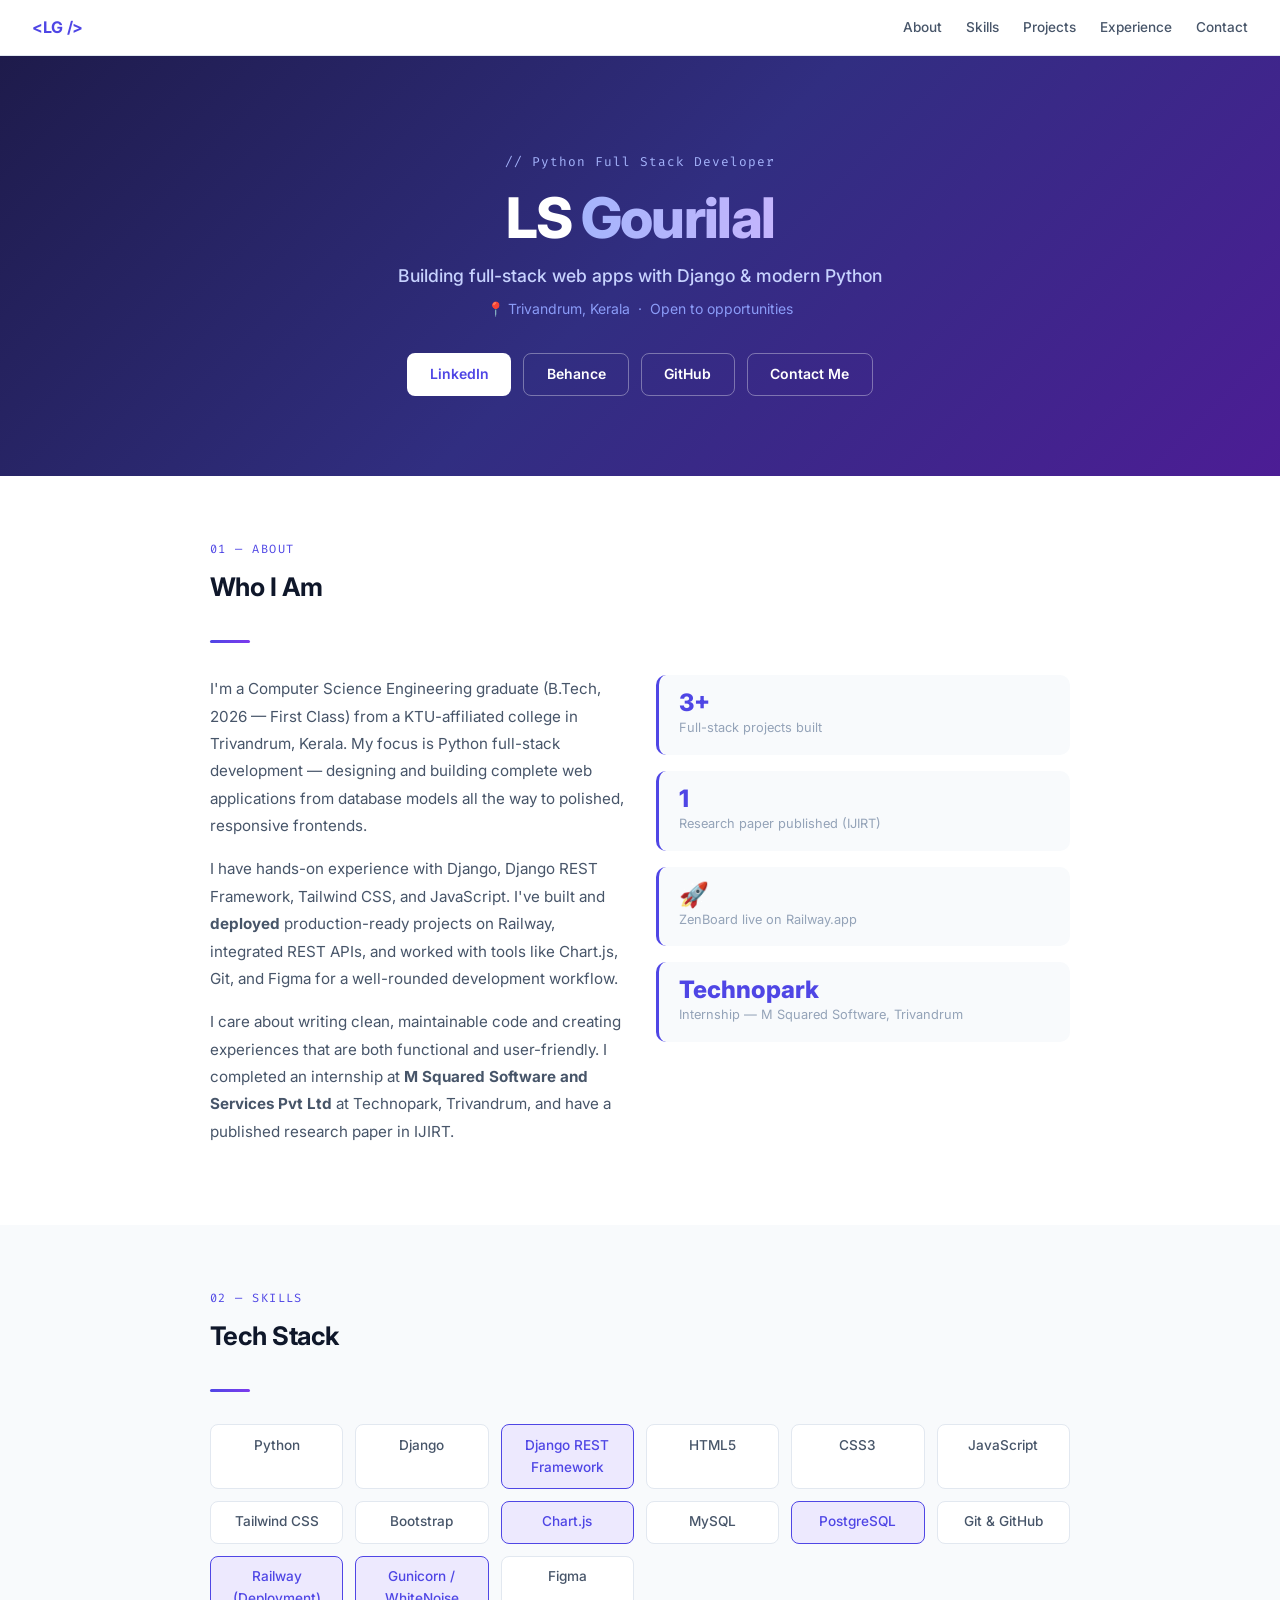
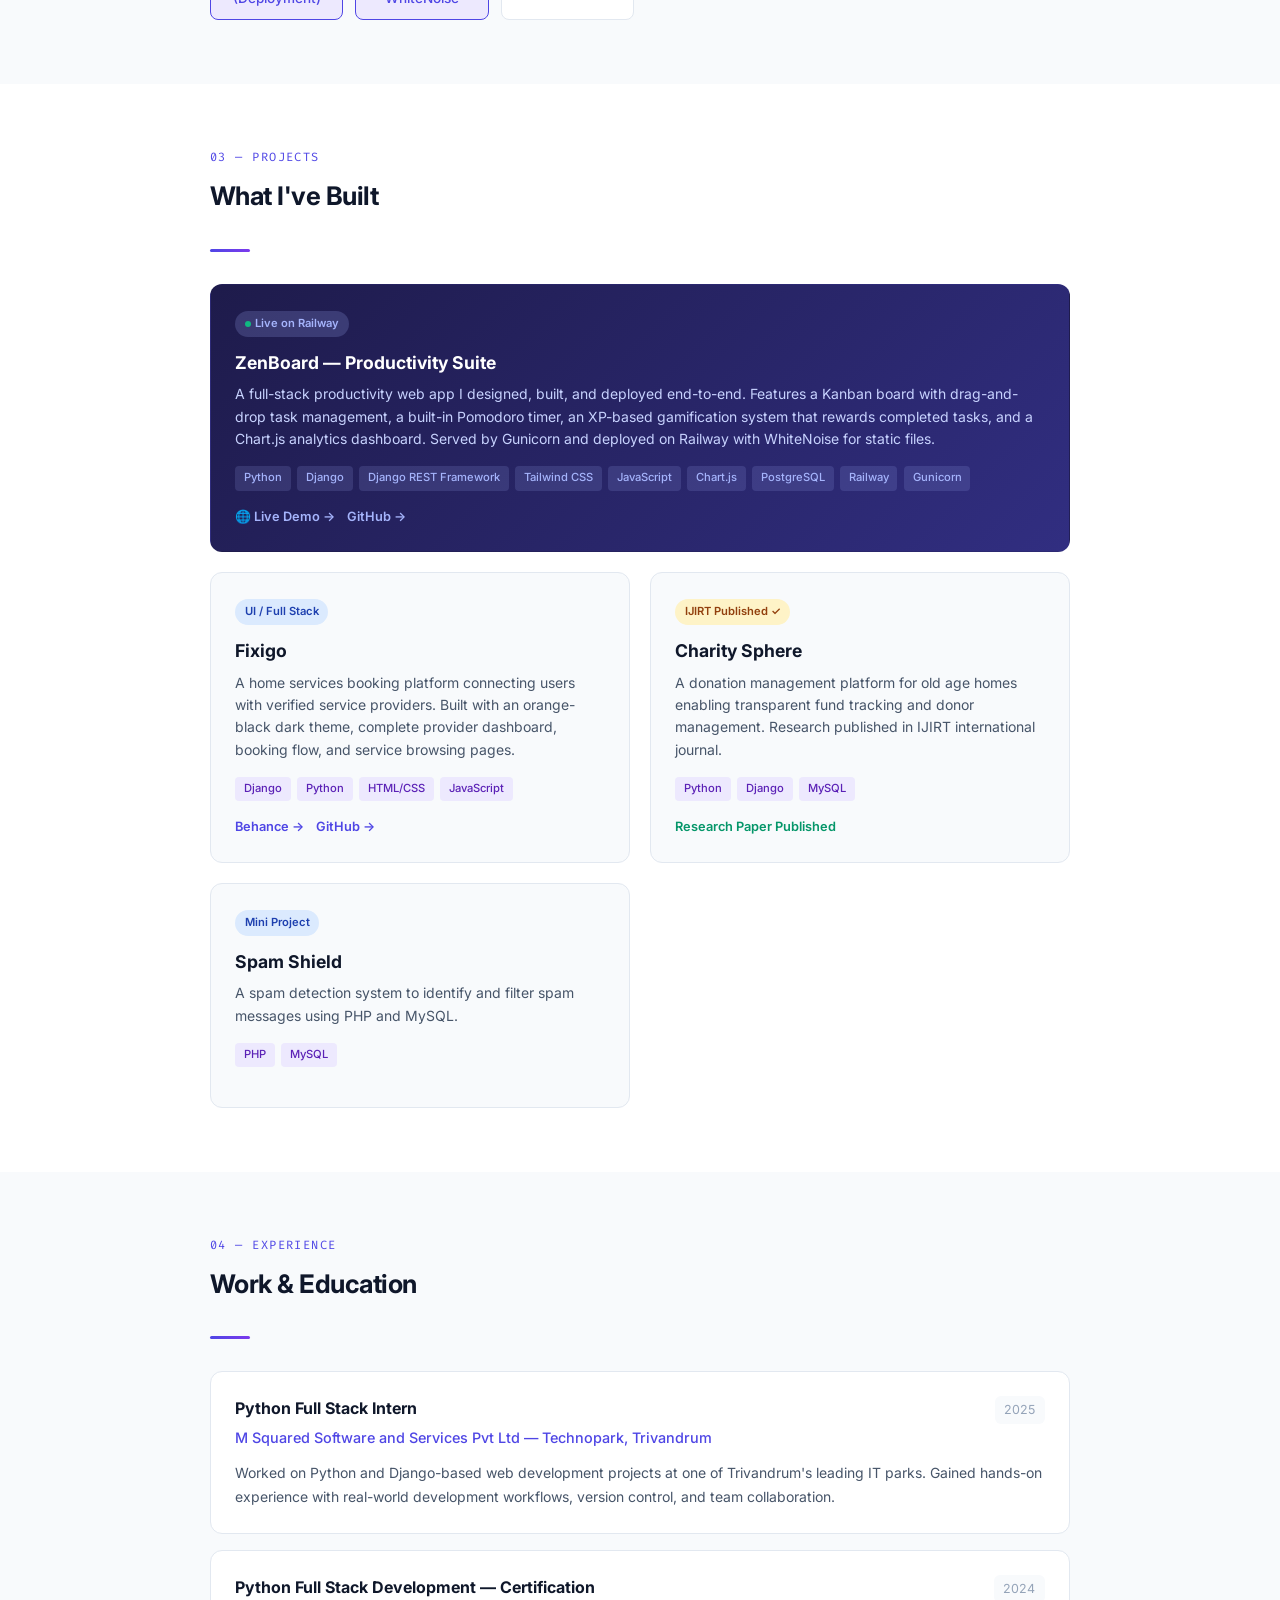
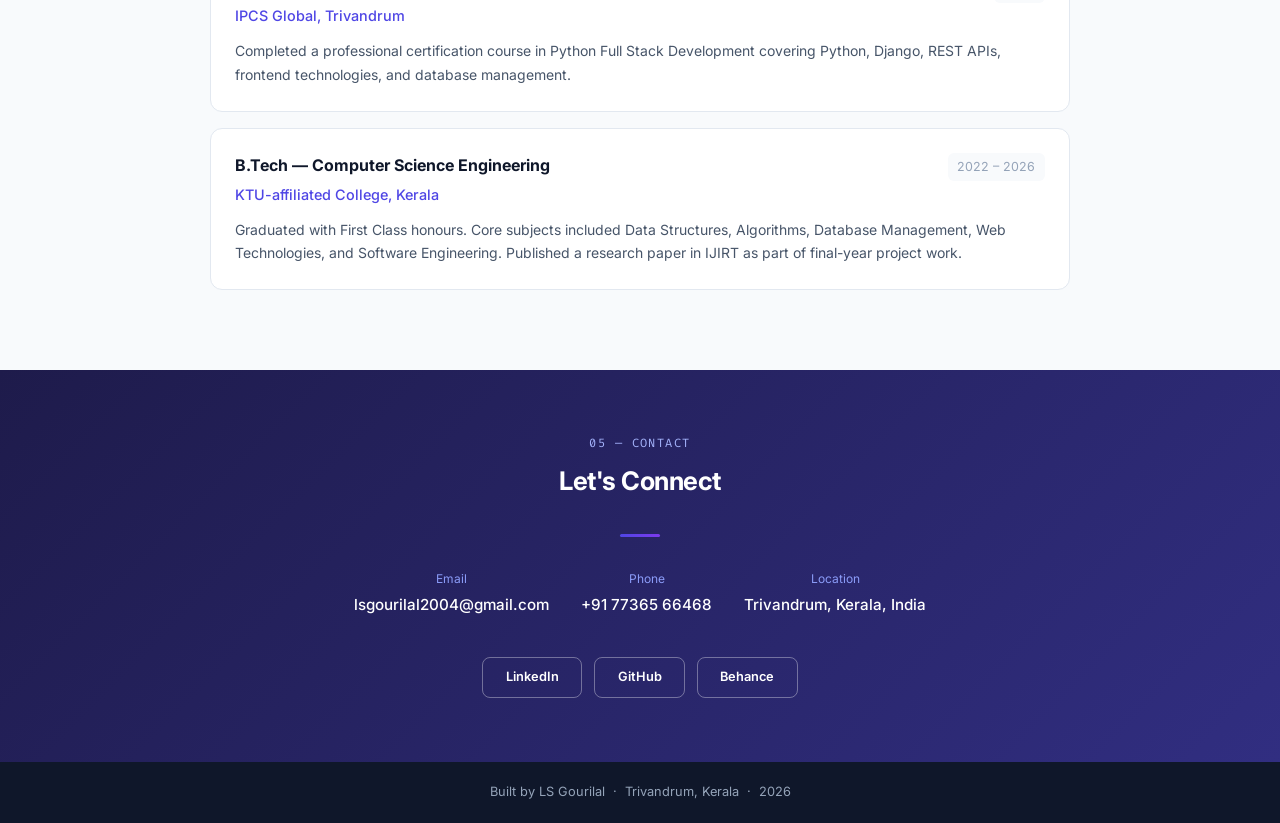
<file: index.html>
<!DOCTYPE html>
<html lang="en">
<head>
  <meta charset="UTF-8" />
  <meta name="viewport" content="width=device-width, initial-scale=1.0" />
  <title>LS Gourilal — Python Full Stack Developer</title>
  <link rel="preconnect" href="https://fonts.googleapis.com" />
  <link href="https://fonts.googleapis.com/css2?family=Inter:wght@400;500;600;700;800&family=Fira+Code:wght@400;500&display=swap" rel="stylesheet" />
  <style>
    *, *::before, *::after { box-sizing: border-box; margin: 0; padding: 0; }
    :root {
      --ink:#0f172a;--ink-soft:#475569;--ink-mute:#94a3b8;--surface:#f8fafc;
      --card:#ffffff;--border:#e2e8f0;--accent:#4f46e5;--accent-2:#7c3aed;
      --green:#059669;--amber:#d97706;--tag-bg:#ede9fe;--tag-txt:#5b21b6;
    }
    html{scroll-behavior:smooth}
    body{font-family:'Inter',sans-serif;background:var(--surface);color:var(--ink);line-height:1.6}
    nav{position:sticky;top:0;z-index:50;background:rgba(255,255,255,0.9);backdrop-filter:blur(12px);border-bottom:1px solid var(--border);padding:0 2rem;display:flex;align-items:center;justify-content:space-between;height:56px}
    .nav-brand{font-weight:700;font-size:1rem;color:var(--accent);letter-spacing:-0.02em}
    .nav-links{display:flex;gap:1.5rem}
    .nav-links a{font-size:0.85rem;font-weight:500;color:var(--ink-soft);text-decoration:none;transition:color 0.2s}
    .nav-links a:hover{color:var(--accent)}
    .hero{background:linear-gradient(135deg,#1e1b4b 0%,#312e81 50%,#4c1d95 100%);color:white;padding:6rem 2rem 5rem;text-align:center;position:relative;overflow:hidden}
    .hero-eyebrow{font-family:'Fira Code',monospace;font-size:0.8rem;color:#a5b4fc;letter-spacing:0.08em;margin-bottom:1rem}
    .hero h1{font-size:clamp(2.2rem,6vw,3.5rem);font-weight:800;letter-spacing:-0.03em;line-height:1.1;margin-bottom:0.75rem}
    .hero h1 span{background:linear-gradient(90deg,#a5b4fc,#c4b5fd);-webkit-background-clip:text;-webkit-text-fill-color:transparent;background-clip:text}
    .hero-role{font-size:1.1rem;color:#c7d2fe;margin-bottom:0.5rem;font-weight:500}
    .hero-location{font-size:0.875rem;color:#8b9cf8;margin-bottom:2rem}
    .hero-ctas{display:flex;justify-content:center;gap:0.75rem;flex-wrap:wrap}
    .btn{display:inline-flex;align-items:center;padding:0.6rem 1.4rem;border-radius:8px;font-size:0.875rem;font-weight:600;text-decoration:none;transition:all 0.2s;cursor:pointer;border:none}
    .btn-primary{background:white;color:var(--accent)}
    .btn-outline{background:transparent;color:white;border:1.5px solid rgba(255,255,255,0.35)}
    .btn-outline:hover{background:rgba(255,255,255,0.1)}
    section{padding:4rem 2rem}
    .container{max-width:860px;margin:0 auto}
    .section-label{font-family:'Fira Code',monospace;font-size:0.75rem;color:var(--accent);letter-spacing:0.12em;text-transform:uppercase;margin-bottom:0.5rem}
    .section-title{font-size:1.6rem;font-weight:700;color:var(--ink);margin-bottom:2rem;letter-spacing:-0.02em}
    .divider{width:40px;height:3px;background:linear-gradient(90deg,var(--accent),var(--accent-2));border-radius:2px;margin-bottom:2rem}
    #about{background:white}
    .about-grid{display:grid;grid-template-columns:1fr 1fr;gap:2rem}
    .about-text p{color:var(--ink-soft);line-height:1.8;margin-bottom:1rem;font-size:0.95rem}
    .about-stats{display:flex;flex-direction:column;gap:1rem}
    .stat-card{background:var(--surface);border-radius:10px;padding:1rem 1.25rem;border-left:3px solid var(--accent)}
    .stat-card .num{font-size:1.5rem;font-weight:800;color:var(--accent);line-height:1}
    .stat-card .label{font-size:0.8rem;color:var(--ink-mute);margin-top:0.2rem}
    #skills{background:var(--surface)}
    .skills-grid{display:grid;grid-template-columns:repeat(auto-fill,minmax(130px,1fr));gap:0.75rem}
    .skill-pill{background:white;border:1px solid var(--border);border-radius:8px;padding:0.6rem 0.9rem;font-size:0.85rem;font-weight:500;color:var(--ink-soft);text-align:center}
    .skill-pill.new{border-color:var(--accent);color:var(--accent);background:#ede9fe}
    #projects{background:white}
    .projects-grid{display:grid;grid-template-columns:1fr 1fr;gap:1.25rem}
    .project-card{background:var(--surface);border:1px solid var(--border);border-radius:12px;padding:1.5rem;transition:all 0.25s}
    .project-card:hover{border-color:var(--accent);box-shadow:0 8px 24px rgba(79,70,229,0.1);transform:translateY(-2px)}
    .project-card.featured{grid-column:1/-1;background:linear-gradient(135deg,#1e1b4b 0%,#312e81 100%);color:white;border-color:transparent}
    .project-badge{display:inline-flex;align-items:center;gap:0.3rem;font-size:0.7rem;font-weight:600;padding:0.25rem 0.6rem;border-radius:100px;margin-bottom:0.75rem}
    .badge-published{background:#fef3c7;color:#92400e}
    .badge-design{background:#dbeafe;color:#1e40af}
    .badge-featured{background:rgba(165,180,252,0.2);color:#a5b4fc}
    .project-title{font-size:1.1rem;font-weight:700;color:var(--ink);margin-bottom:0.4rem}
    .featured .project-title{color:white}
    .project-desc{font-size:0.875rem;color:var(--ink-soft);line-height:1.6;margin-bottom:1rem}
    .featured .project-desc{color:#c7d2fe}
    .tech-tags{display:flex;flex-wrap:wrap;gap:0.4rem;margin-bottom:1rem}
    .tech-tag{font-size:0.7rem;font-weight:500;padding:0.2rem 0.55rem;border-radius:4px;background:var(--tag-bg);color:var(--tag-txt)}
    .featured .tech-tag{background:rgba(165,180,252,0.15);color:#a5b4fc}
    .project-links{display:flex;gap:0.75rem}
    .project-link{font-size:0.8rem;font-weight:600;color:var(--accent);text-decoration:none}
    .featured .project-link{color:#a5b4fc}
    .live-dot{display:inline-block;width:6px;height:6px;border-radius:50%;background:#10b981;animation:pulse 2s infinite}
    @keyframes pulse{0%,100%{opacity:1}50%{opacity:0.4}}
    #experience{background:var(--surface)}
    .exp-card{background:white;border:1px solid var(--border);border-radius:12px;padding:1.5rem;margin-bottom:1rem}
    .exp-header{display:flex;justify-content:space-between;align-items:flex-start;flex-wrap:wrap;gap:0.5rem}
    .exp-role{font-weight:700;color:var(--ink);margin-bottom:0.25rem}
    .exp-company{font-size:0.9rem;color:var(--accent);font-weight:500}
    .exp-period{font-size:0.78rem;color:var(--ink-mute);background:var(--surface);padding:0.25rem 0.6rem;border-radius:6px;white-space:nowrap}
    .exp-desc{font-size:0.875rem;color:var(--ink-soft);margin-top:0.75rem;line-height:1.7}
    #contact{background:linear-gradient(135deg,#1e1b4b 0%,#312e81 100%);color:white;text-align:center}
    #contact .section-label{color:#a5b4fc}
    #contact .section-title{color:white}
    .contact-grid{display:flex;justify-content:center;gap:2rem;flex-wrap:wrap;margin-bottom:2.5rem}
    .contact-item{display:flex;flex-direction:column;align-items:center;gap:0.25rem}
    .contact-item .ci-label{font-size:0.75rem;color:#8b9cf8}
    .contact-item .ci-value{font-size:0.95rem;color:white;font-weight:500;text-decoration:none}
    .social-row{display:flex;justify-content:center;gap:0.75rem;flex-wrap:wrap}
    footer{background:#0f172a;color:var(--ink-mute);text-align:center;padding:1.25rem;font-size:0.8rem}
    @media(max-width:640px){.about-grid,.projects-grid{grid-template-columns:1fr}.project-card.featured{grid-column:auto}}
  </style>
</head>
<body>

  <nav>
    <span class="nav-brand">&lt;LG /&gt;</span>
    <div class="nav-links">
      <a href="#about">About</a>
      <a href="#skills">Skills</a>
      <a href="#projects">Projects</a>
      <a href="#experience">Experience</a>
      <a href="#contact">Contact</a>
    </div>
  </nav>

  <section class="hero">
    <p class="hero-eyebrow">// Python Full Stack Developer</p>
    <h1>LS <span>Gourilal</span></h1>
    <p class="hero-role">Building full-stack web apps with Django &amp; modern Python</p>
    <p class="hero-location">📍 Trivandrum, Kerala &nbsp;·&nbsp; Open to opportunities</p>
    <div class="hero-ctas">
      <a href="https://www.linkedin.com/in/gourilal-l-s-169b13311" target="_blank" class="btn btn-primary">LinkedIn</a>
      <a href="https://www.behance.net/gallery/250802035/FIXIGO-HOME-SERVICES-BOOKING-PLATFORM" target="_blank" class="btn btn-outline">Behance</a>
      <a href="https://github.com/lsgourilal2004-byte" target="_blank" class="btn btn-outline">GitHub</a>
      <a href="#contact" class="btn btn-outline">Contact Me</a>
    </div>
  </section>

  <section id="about">
    <div class="container">
      <p class="section-label">01 — About</p>
      <h2 class="section-title">Who I Am</h2>
      <div class="divider"></div>
      <div class="about-grid">
        <div class="about-text">
          <p>I'm a Computer Science Engineering graduate (B.Tech, 2026 — First Class) from a KTU-affiliated college in Trivandrum, Kerala. My focus is Python full-stack development — designing and building complete web applications from database models all the way to polished, responsive frontends.</p>
          <p>I have hands-on experience with Django, Django REST Framework, Tailwind CSS, and JavaScript. I've built and <strong>deployed</strong> production-ready projects on Railway, integrated REST APIs, and worked with tools like Chart.js, Git, and Figma for a well-rounded development workflow.</p>
          <p>I care about writing clean, maintainable code and creating experiences that are both functional and user-friendly. I completed an internship at <strong>M Squared Software and Services Pvt Ltd</strong> at Technopark, Trivandrum, and have a published research paper in IJIRT.</p>
        </div>
        <div class="about-stats">
          <div class="stat-card"><div class="num">3+</div><div class="label">Full-stack projects built</div></div>
          <div class="stat-card"><div class="num">1</div><div class="label">Research paper published (IJIRT)</div></div>
          <div class="stat-card"><div class="num">🚀</div><div class="label">ZenBoard live on Railway.app</div></div>
          <div class="stat-card"><div class="num">Technopark</div><div class="label">Internship — M Squared Software, Trivandrum</div></div>
        </div>
      </div>
    </div>
  </section>

  <section id="skills">
    <div class="container">
      <p class="section-label">02 — Skills</p>
      <h2 class="section-title">Tech Stack</h2>
      <div class="divider"></div>
      <div class="skills-grid">
        <div class="skill-pill">Python</div>
        <div class="skill-pill">Django</div>
        <div class="skill-pill new">Django REST Framework</div>
        <div class="skill-pill">HTML5</div>
        <div class="skill-pill">CSS3</div>
        <div class="skill-pill">JavaScript</div>
        <div class="skill-pill">Tailwind CSS</div>
        <div class="skill-pill">Bootstrap</div>
        <div class="skill-pill new">Chart.js</div>
        <div class="skill-pill">MySQL</div>
        <div class="skill-pill new">PostgreSQL</div>
        <div class="skill-pill">Git &amp; GitHub</div>
        <div class="skill-pill new">Railway (Deployment)</div>
        <div class="skill-pill new">Gunicorn / WhiteNoise</div>
        <div class="skill-pill">Figma</div>
      </div>
    </div>
  </section>

  <section id="projects">
    <div class="container">
      <p class="section-label">03 — Projects</p>
      <h2 class="section-title">What I've Built</h2>
      <div class="divider"></div>
      <div class="projects-grid">

        <div class="project-card featured">
          <span class="project-badge badge-featured"><span class="live-dot"></span> Live on Railway</span>
          <h3 class="project-title">ZenBoard — Productivity Suite</h3>
          <p class="project-desc">A full-stack productivity web app I designed, built, and deployed end-to-end. Features a Kanban board with drag-and-drop task management, a built-in Pomodoro timer, an XP-based gamification system that rewards completed tasks, and a Chart.js analytics dashboard. Served by Gunicorn and deployed on Railway with WhiteNoise for static files.</p>
          <div class="tech-tags">
            <span class="tech-tag">Python</span><span class="tech-tag">Django</span>
            <span class="tech-tag">Django REST Framework</span><span class="tech-tag">Tailwind CSS</span>
            <span class="tech-tag">JavaScript</span><span class="tech-tag">Chart.js</span>
            <span class="tech-tag">PostgreSQL</span><span class="tech-tag">Railway</span><span class="tech-tag">Gunicorn</span>
          </div>
          <div class="project-links">
            <a href="https://web-production-08a6d5.up.railway.app" target="_blank" class="project-link">🌐 Live Demo →</a>
            <a href="https://github.com/lsgourilal2004-byte" target="_blank" class="project-link">GitHub →</a>
          </div>
        </div>

        <div class="project-card">
          <span class="project-badge badge-design">UI / Full Stack</span>
          <h3 class="project-title">Fixigo</h3>
          <p class="project-desc">A home services booking platform connecting users with verified service providers. Built with an orange-black dark theme, complete provider dashboard, booking flow, and service browsing pages.</p>
          <div class="tech-tags">
            <span class="tech-tag">Django</span><span class="tech-tag">Python</span>
            <span class="tech-tag">HTML/CSS</span><span class="tech-tag">JavaScript</span>
          </div>
          <div class="project-links">
            <a href="https://www.behance.net/gallery/250802035/FIXIGO-HOME-SERVICES-BOOKING-PLATFORM" target="_blank" class="project-link">Behance →</a>
            <a href="https://github.com/lsgourilal2004-byte/FIXIGO---FULL-STACK-SERVICE-BOOKING-AND-MANAGEMENT-PLATFORM" target="_blank" class="project-link">GitHub →</a>
          </div>
        </div>

        <div class="project-card">
          <span class="project-badge badge-published">IJIRT Published ✓</span>
          <h3 class="project-title">Charity Sphere</h3>
          <p class="project-desc">A donation management platform for old age homes enabling transparent fund tracking and donor management. Research published in IJIRT international journal.</p>
          <div class="tech-tags">
            <span class="tech-tag">Python</span><span class="tech-tag">Django</span><span class="tech-tag">MySQL</span>
          </div>
          <div class="project-links">
            <span style="font-size:0.8rem;color:#059669;font-weight:600;">Research Paper Published</span>
          </div>
        </div>

        <div class="project-card">
          <span class="project-badge badge-design">Mini Project</span>
          <h3 class="project-title">Spam Shield</h3>
          <p class="project-desc">A spam detection system to identify and filter spam messages using PHP and MySQL.</p>
          <div class="tech-tags">
            <span class="tech-tag">PHP</span><span class="tech-tag">MySQL</span>
          </div>
        </div>

      </div>
    </div>
  </section>

  <section id="experience">
    <div class="container">
      <p class="section-label">04 — Experience</p>
      <h2 class="section-title">Work &amp; Education</h2>
      <div class="divider"></div>

      <div class="exp-card">
        <div class="exp-header">
          <div>
            <div class="exp-role">Python Full Stack Intern</div>
            <div class="exp-company">M Squared Software and Services Pvt Ltd — Technopark, Trivandrum</div>
          </div>
          <span class="exp-period">2025</span>
        </div>
        <p class="exp-desc">Worked on Python and Django-based web development projects at one of Trivandrum's leading IT parks. Gained hands-on experience with real-world development workflows, version control, and team collaboration.</p>
      </div>

      <div class="exp-card">
        <div class="exp-header">
          <div>
            <div class="exp-role">Python Full Stack Development — Certification</div>
            <div class="exp-company">IPCS Global, Trivandrum</div>
          </div>
          <span class="exp-period">2024</span>
        </div>
        <p class="exp-desc">Completed a professional certification course in Python Full Stack Development covering Python, Django, REST APIs, frontend technologies, and database management.</p>
      </div>

      <div class="exp-card">
        <div class="exp-header">
          <div>
            <div class="exp-role">B.Tech — Computer Science Engineering</div>
            <div class="exp-company">KTU-affiliated College, Kerala</div>
          </div>
          <span class="exp-period">2022 – 2026</span>
        </div>
        <p class="exp-desc">Graduated with First Class honours. Core subjects included Data Structures, Algorithms, Database Management, Web Technologies, and Software Engineering. Published a research paper in IJIRT as part of final-year project work.</p>
      </div>

    </div>
  </section>

  <section id="contact">
    <div class="container">
      <p class="section-label">05 — Contact</p>
      <h2 class="section-title">Let's Connect</h2>
      <div class="divider" style="margin:0 auto 2rem"></div>
      <div class="contact-grid">
        <div class="contact-item">
          <span class="ci-label">Email</span>
          <a href="mailto:lsgourilal2004@gmail.com" class="ci-value">lsgourilal2004@gmail.com</a>
        </div>
        <div class="contact-item">
          <span class="ci-label">Phone</span>
          <a href="tel:+917736566468" class="ci-value">+91 77365 66468</a>
        </div>
        <div class="contact-item">
          <span class="ci-label">Location</span>
          <span class="ci-value">Trivandrum, Kerala, India</span>
        </div>
      </div>
      <div class="social-row">
        <a href="https://www.linkedin.com/in/gourilal-l-s-169b13311" target="_blank" class="btn btn-outline" style="font-size:0.8rem">LinkedIn</a>
        <a href="https://github.com/lsgourilal2004-byte" target="_blank" class="btn btn-outline" style="font-size:0.8rem">GitHub</a>
        <a href="https://www.behance.net/gallery/250802035/FIXIGO-HOME-SERVICES-BOOKING-PLATFORM" target="_blank" class="btn btn-outline" style="font-size:0.8rem">Behance</a>
      </div>
    </div>
  </section>

  <footer>
    <p>Built by LS Gourilal &nbsp;·&nbsp; Trivandrum, Kerala &nbsp;·&nbsp; 2026</p>
  </footer>

</body>
</html>
</file>
